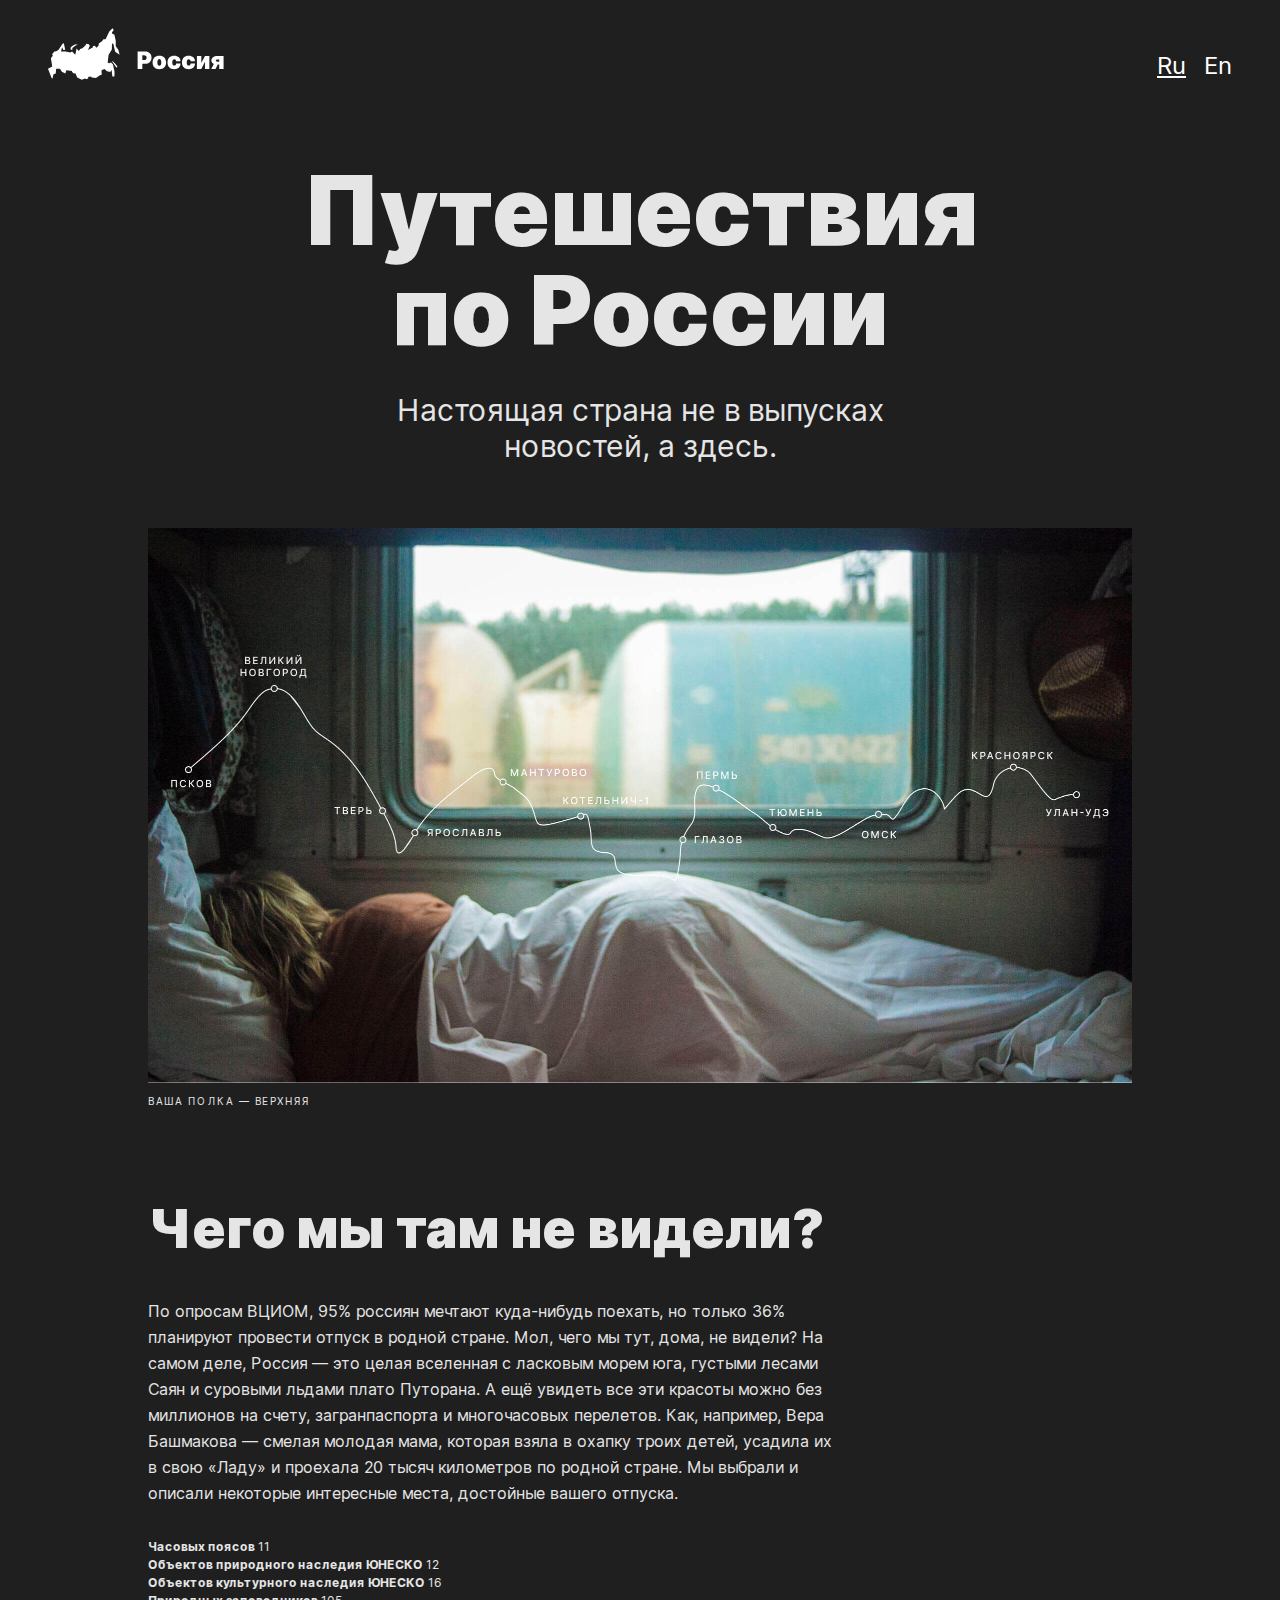
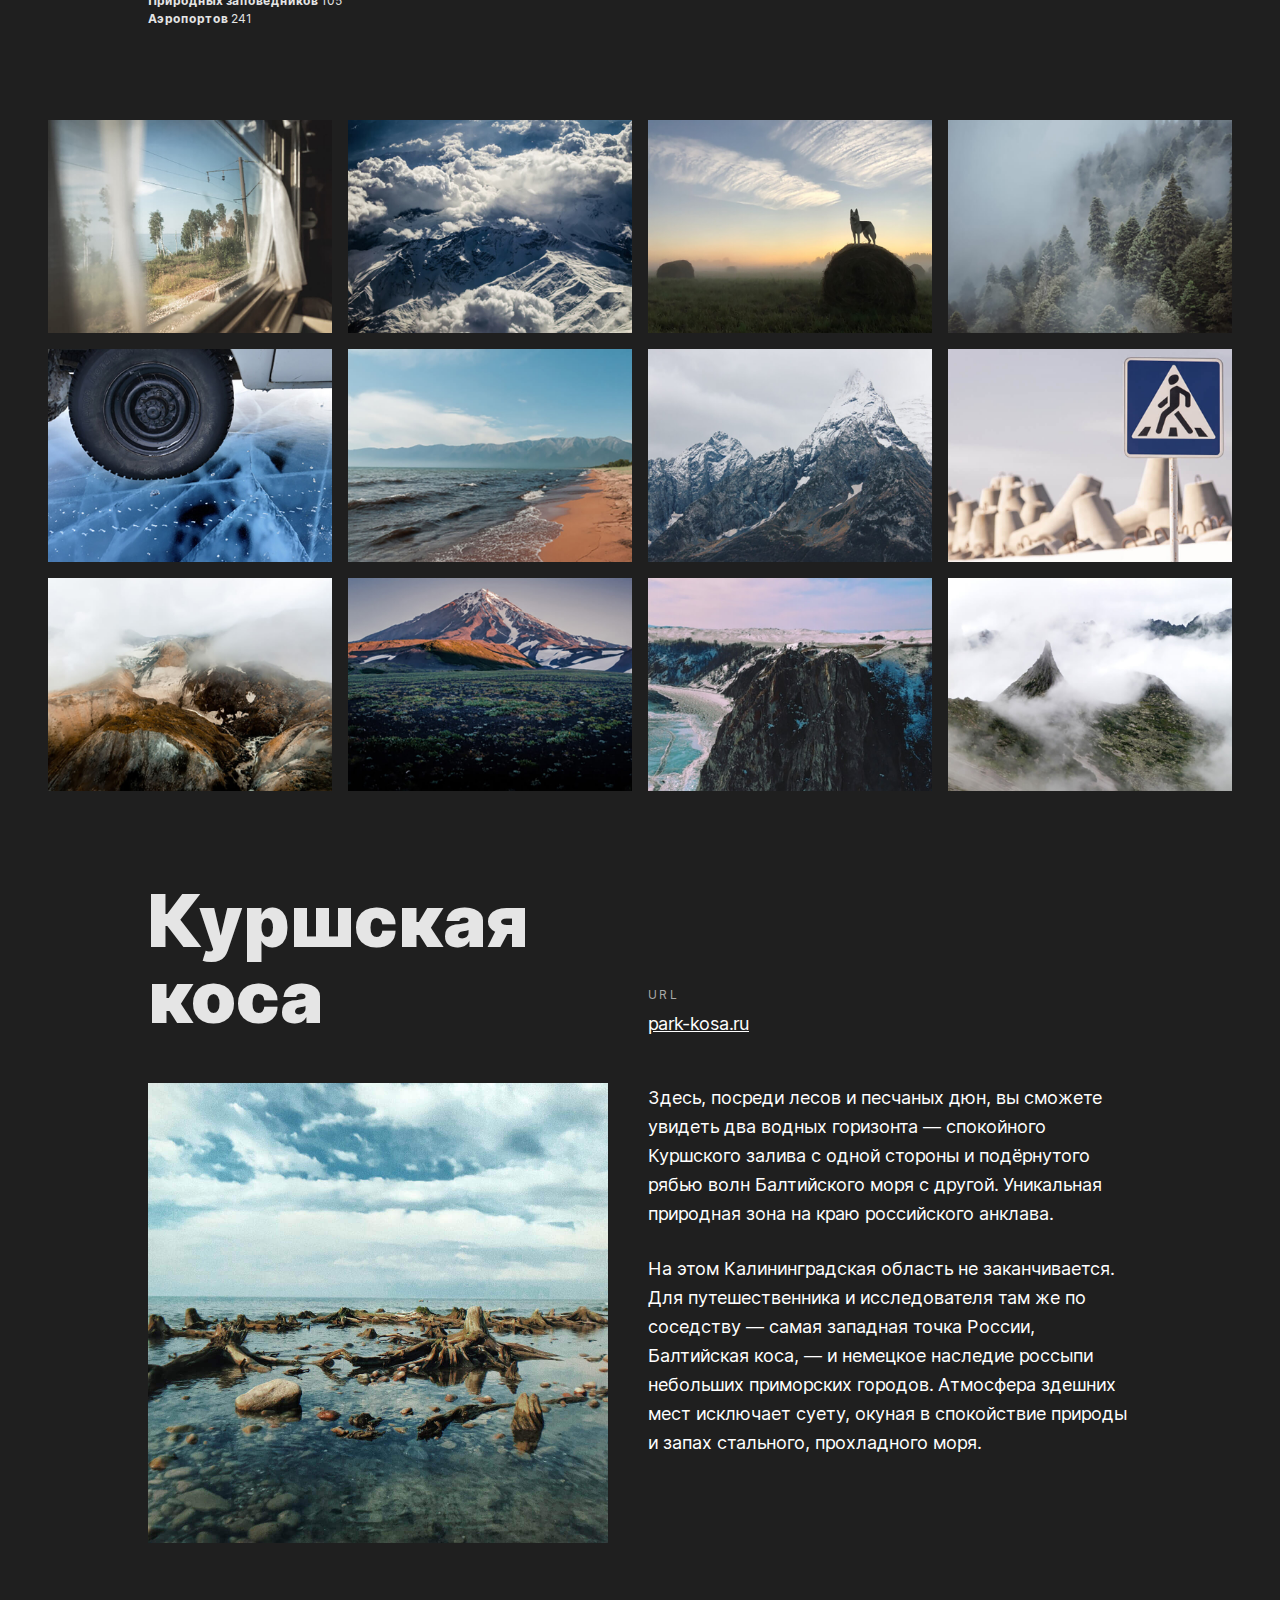
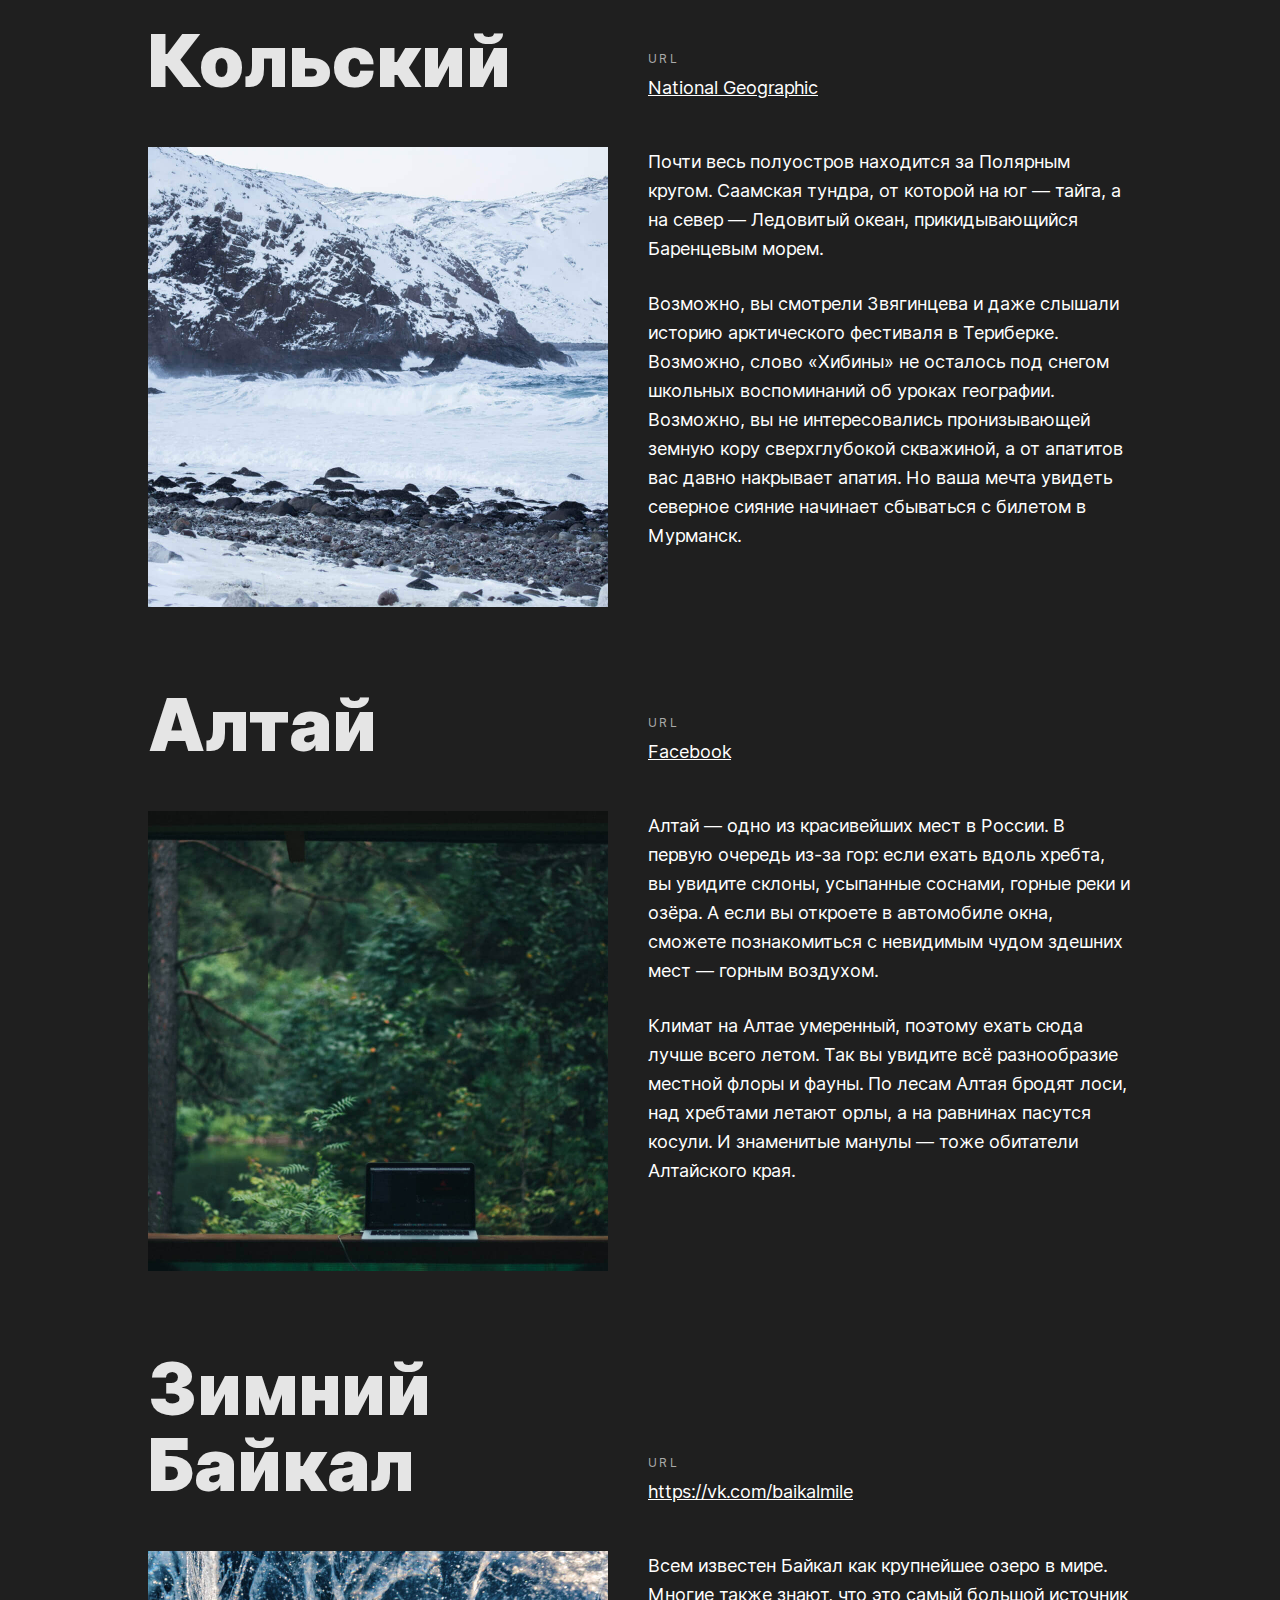
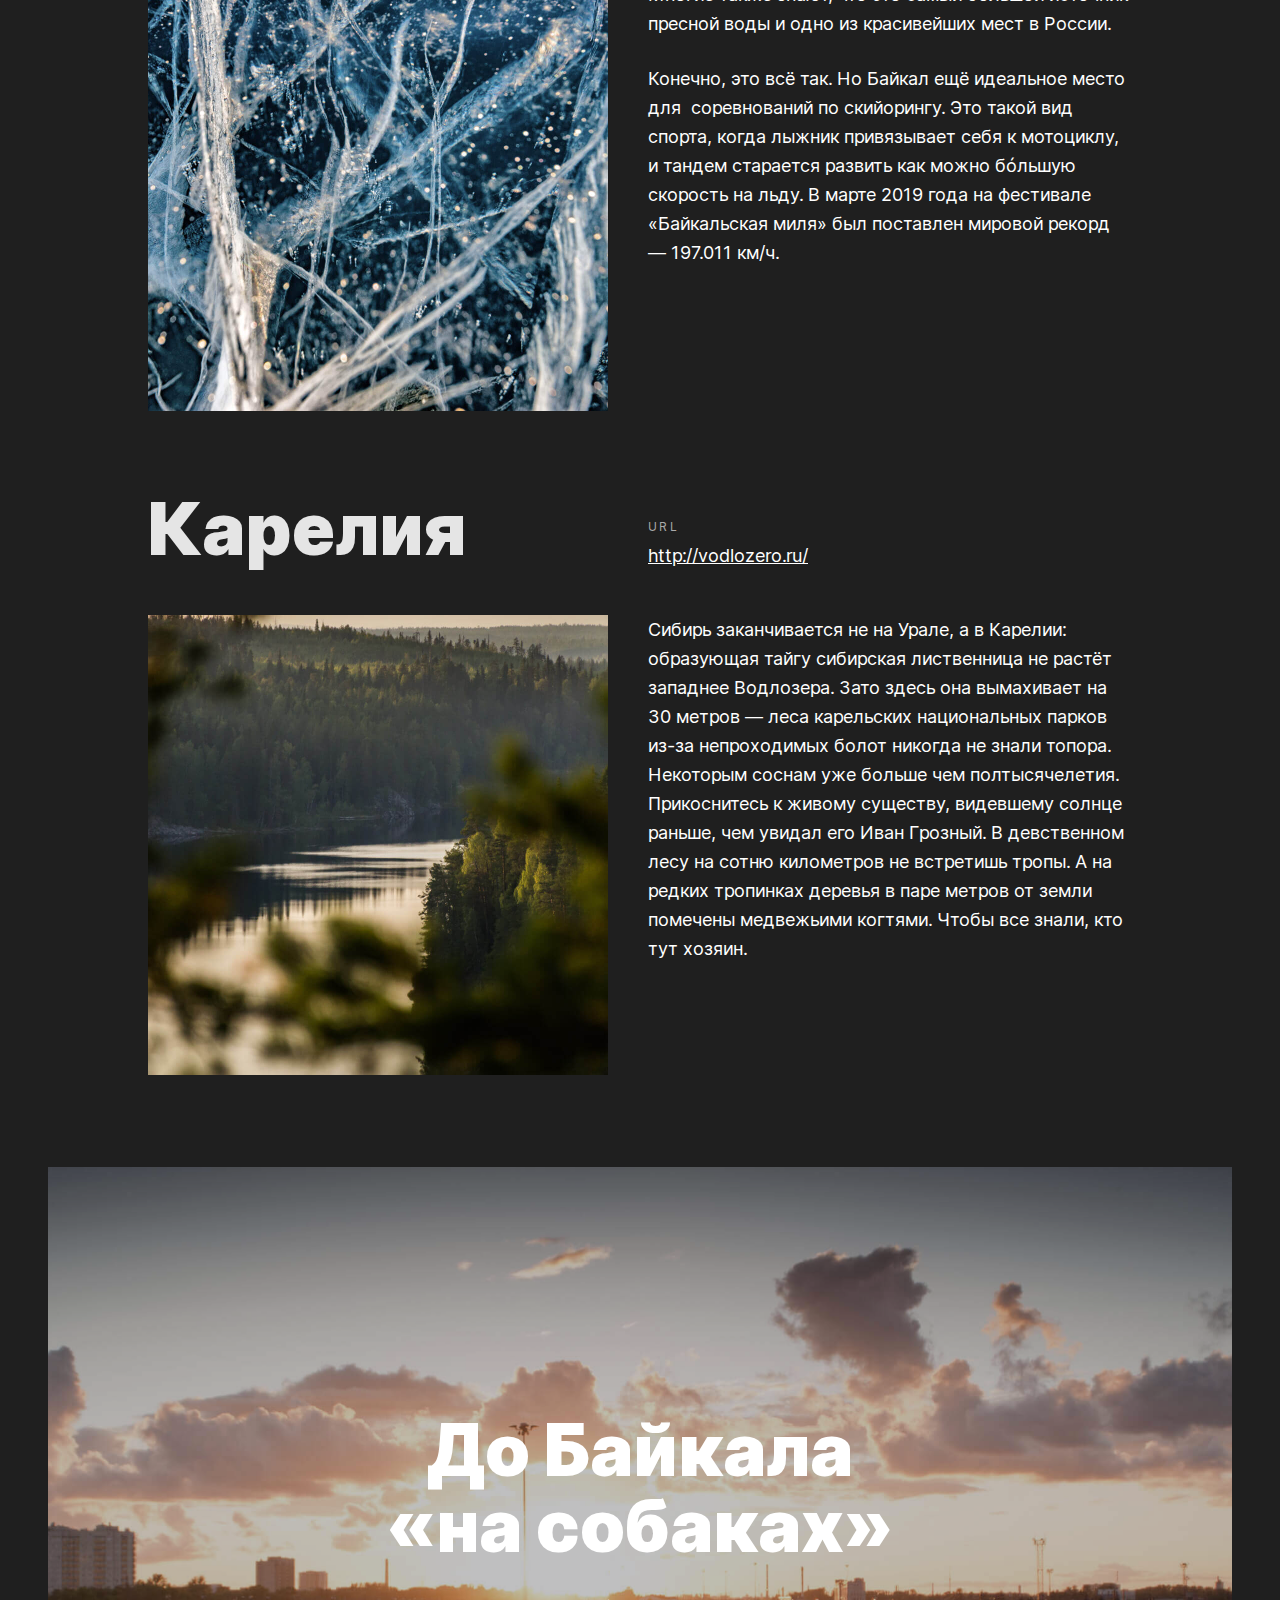
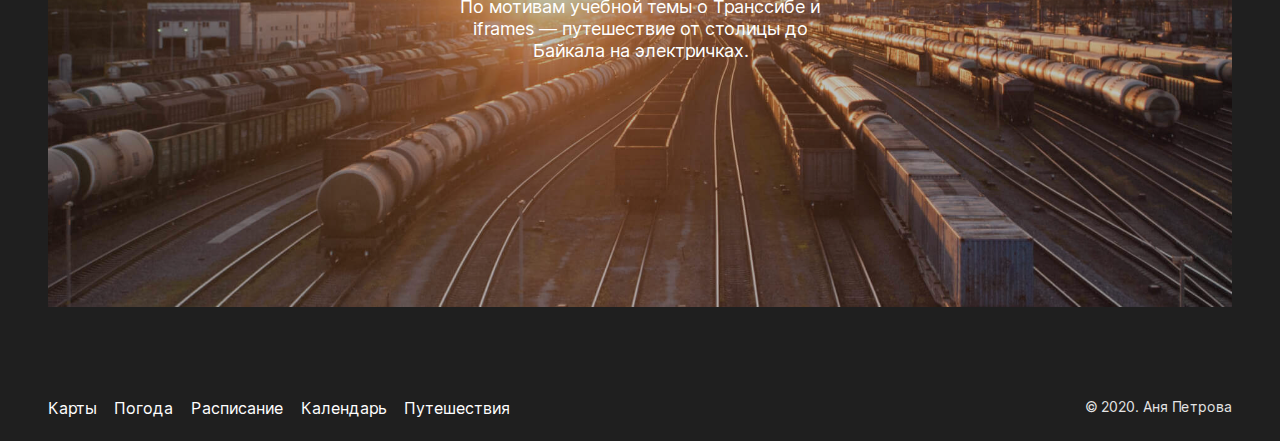
<file: index.html>
<!DOCTYPE html>
<html lang="ru">
<head>
    <meta charset="UTF-8">
    <meta name="viewport" content="width=device-width, initial-scale=1.0">
    <link rel="stylesheet" href="./pages/index.css">
    <title>Путешествие по России</title>
</head>
<body class="root">
    <header class="header">
        <img class="header__image" src = "images/header-logo.svg" alt = "Логотип">
        <ul class="header__lang-links">
            <li><a href ="#" class="header__lang-link header__lang-link_active">Ru</a></li>
            <li><a href ="#" class="header__lang-link">En</a></li>
        </ul>
    </header>
    <main>
        <section class="lead">
            <h1 class="lead__title">Путешествия по России</h1>
            <p class="lead__subtitle">Настоящая страна не в выпусках новостей, а здесь.</p>
            <img src="./images/lead-polka.jpg" alt="Девушка спит в поезде, отвернувшись к смотрящему спиной" class="lead__image">
            <p class="lead__caption">ваша полка — верхняя</p>
        </section>
        <section class="intro">
            <h2 class="intro__title">Чего мы там не видели?</h2>
            <p class="intro__text">По опросам ВЦИОМ, 95% россиян мечтают куда-нибудь поехать, но только 
                36% планируют провести отпуск в родной стране. Мол, чего мы тут, дома, не видели? На самом 
                деле, Россия — это целая вселенная с ласковым морем юга, густыми лесами Саян и суровыми льдами 
                плато Путорана. А ещё увидеть все эти красоты можно без миллионов на счету, загранпаспорта и 
                многочасовых перелетов. Как, например, Вера Башмакова — смелая молодая мама, которая взяла в 
                охапку троих детей, усадила их в свою «Ладу» и проехала 20 тысяч километров по родной стране. 
                Мы выбрали и описали некоторые интересные места, достойные вашего отпуска.</p>
            <ul class="intro__list">
                <li class="intro__item">Часовых поясов <span class="intro__number">11</span></li>
                <li class="intro__item">Объектов природного наследия ЮНЕСКО <span class="intro__number">12</span></li>
                <li class="intro__item">Объектов культурного наследия ЮНЕСКО <span class="intro__number">16</span></li>
                <li class="intro__item">Природных заповедников <span class="intro__number">105</span></li>
                <li class="intro__item">Аэропортов <span class="intro__number">241</span></li>
            </ul>
        </section>
        <section class="photo-grid">
            <img src="./images/photo-grid-train.jpg" alt="Окно поезда" class="photo-grid__image">
            <img src="./images/photo-grid-atharva-tulsi.jpg" alt="Заснеженные кавказские горы" class="photo-grid__image">
            <img src="./images/photo-grid-tuman.jpg" alt="Туман в поле" class="photo-grid__image">
            <img src="./images/photo-grid-sochi.jpg" alt="Сочи" class="photo-grid__image">
            <img src="./images/photo-grid-arisa.jpg" alt="Колесо машины на льду" class="photo-grid__image">
            <img src="./images/photo-grid-baikal.jpg" alt="Байкал" class="photo-grid__image">
            <img src="./images/photo-grid-elbrus.jpg" alt="Эльбрус" class="photo-grid__image">
            <img src="./images/photo-grid-kondratiev.jpg" alt="Дорожный знак" class="photo-grid__image">
            <img src="./images/photo-grid-kamchatka-1.jpg" alt="Горы Камчатки сверху" class="photo-grid__image">
            <img src="./images/photo-grid-kamchatka-2.jpg" alt="Гора на Камчатке" class="photo-grid__image">
            <img src="./images/photo-grid-baikal-2.jpg" alt="Байкал" class="photo-grid__image">
            <img src="./images/photo-grid-ergaki.jpg" alt="Горы в тумане" class="photo-grid__image">
        </section>
        <section class="places">
            <ul class="places__list">
                <li class="places__item">
                    <h2 class="places__title">Куршская коса</h2>
                    <img class="places__image" src="./images/place-kosa.jpg" alt="Куршская коса">
                    <div class="places__website">
                        <p class="places__url-heading">URL</p>
                        <a href="park-kosa.ru" class="places__link" target="_blank">park-kosa.ru</a>
                    </div>
                    <div class="places__text">
                        <p class="places__paragraph">Здесь, посреди лесов и песчаных дюн, вы сможете увидеть два 
                        водных горизонта — спокойного Куршского залива с одной стороны и подёрнутого рябью волн
                        Балтийского моря с другой. Уникальная природная зона на краю российского анклава.</p>
                        <p class="places__paragraph">На этом Калининградская область не заканчивается. Для 
                        путешественника и исследователя там же по соседству — самая западная точка России, 
                        Балтийская коса, — и немецкое наследие россыпи небольших приморских городов. Атмосфера 
                        здешних мест исключает суету, окуная в спокойствие природы и запах стального, 
                        прохладного моря.</p>
                    </div>
                </li>
                <li class="places__item">
                    <h2 class="places__title">Кольский</h2>
                    <img class="places__image" src="./images/place-kolsky.jpg" alt="Кольский">
                    <div class="places__website">
                        <p class="places__url-heading">URL</p>
                        <a href="https://yourshot.nationalgeographic.com/photos/?keywords=kolskiy" class="places__link" target="_blank">National Geographic</a>
                    </div>
                    <div class="places__text">
                        <p class="places__paragraph">Почти весь полуостров находится за Полярным кругом. 
                        Саамская тундра, от которой на юг — тайга, а на север — Ледовитый океан, 
                        прикидывающийся Баренцевым морем.</p>
                        <p class="places__paragraph">Возможно, вы смотрели Звягинцева и даже слышали историю 
                        арктического фестиваля в Териберке. Возможно, слово «Хибины» не осталось под снегом 
                        школьных воспоминаний об уроках географии. Возможно, вы не интересовались пронизывающей 
                        земную кору сверхглубокой скважиной, а от апатитов вас давно накрывает апатия. Но ваша 
                        мечта увидеть северное сияние начинает сбываться с билетом
                        в Мурманск.</p>
                    </div>
                </li>
                <li class="places__item">
                    <h2 class="places__title">Алтай</h2>
                    <img class="places__image" src="./images/place-altai.jpg" alt="Алтай">
                    <div class="places__website">
                        <p class="places__url-heading">URL</p>
                        <a href="https://www.facebook.com/vera.bashmakova/posts/10156011613718822" class="places__link" target="_blank">Facebook</a>
                    </div>
                    <div class="places__text">
                        <p class="places__paragraph">Алтай — одно из красивейших мест в России. В первую очередь 
                        из-за гор: если ехать вдоль хребта, вы увидите склоны, усыпанные соснами, горные реки 
                        и озёра. А если вы откроете в автомобиле окна, сможете познакомиться с невидимым чудом 
                        здешних мест — горным воздухом.</p>
                        <p class="places__paragraph">Климат на Алтае умеренный, поэтому ехать сюда лучше всего 
                        летом. Так вы увидите всё разнообразие местной флоры и фауны. По лесам Алтая бродят 
                        лоси, над хребтами летают орлы, а на равнинах пасутся косули. И знаменитые манулы — 
                        тоже обитатели Алтайского края.</p>
                    </div>
                </li>
                <li class="places__item">
                    <h2 class="places__title">Зимний Байкал</h2>
                    <img class="places__image" src="./images/place-winter-baikal.jpg" alt="Зимний Байкал">
                    <div class="places__website">
                        <p class="places__url-heading">URL</p>
                        <a href="https://vk.com/baikalmile" class="places__link" target="_blank">https://vk.com/baikalmile</a>
                    </div>
                    <div class="places__text">
                        <p class="places__paragraph">Всем известен Байкал как крупнейшее озеро в мире. Многие 
                        также знают, что это самый большой источник пресной воды и одно из красивейших мест 
                        в России.</p>
                        <p class="places__paragraph">Конечно, это всё так. Но Байкал ещё идеальное место для 
                        соревнований по скийорингу. Это такой вид спорта, когда лыжник привязывает себя 
                        к мотоциклу, и тандем старается развить как можно бóльшую скорость на льду. 
                        В марте 2019 года на фестивале «Байкальская миля» был поставлен 
                        мировой рекорд — 197.011 км/ч.</p>
                    </div>
                </li>
                <li class="places__item">
                    <h2 class="places__title">Карелия</h2>
                    <img class="places__image" src="./images/place-karelia.jpg" alt="Карелия">
                    <div class="places__website">
                        <p class="places__url-heading">URL</p>
                        <a href="http://vodlozero.ru/" class="places__link" target="_blank">http://vodlozero.ru/</a>
                    </div>
                    <p class="places__paragraph">Сибирь заканчивается не на Урале, а в Карелии: образующая 
                        тайгу сибирская лиственница не растёт западнее Водлозера. Зато здесь она вымахивает 
                        на 30 метров — леса карельских национальных парков из-за непроходимых болот никогда 
                        не знали топора. Некоторым соснам уже больше чем полтысячелетия. Прикоснитесь к живому 
                        существу, видевшему солнце раньше, чем увидал его Иван Грозный. В девственном лесу на сотню километров не встретишь тропы. А на редких тропинках деревья 
                        в паре метров от земли помечены медвежьими когтями. Чтобы все знали, кто тут хозяин.</p>
                </li>
            </ul>
        </section>
        <section class="cover">
            <a href = "https://stampsy.com/na-elektrichkakh-do-baikala" class="cover__overlay" target="_blank">
                <h2 class="cover__title">До Байкала «на собаках»</h2>
                <p class="cover__subtitle">По мотивам учебной темы о Транссибе и iframes — путешествие от 
                столицы до Байкала на электричках.</p>
            </a>
        </section>
    </main>
    <footer class="footer">
        <nav>
            <ul class = "footer__links">
                <li><a href="https://yandex.ru/maps" class="footer__link" target="_blank">Карты</a></li>
                <li><a href="https://yandex.ru/pogoda" class="footer__link" target="_blank">Погода</a></li>
                <li><a href="https://rasp.yandex.ru" class="footer__link" target="_blank">Расписание</a></li>
                <li><a href="https://calendar.yandex.ru" class="footer__link" target="_blank">Календарь</a></li>
                <li><a href="https://travel.yandex.ru" class="footer__link" target="_blank">Путешествия</a></li>
            </ul>
        </nav>
        <p class = "footer__copyright">&copy; 2020. Аня Петрова</p>
    </footer>
</body>
</html>
</file>
<file: pages/index.css>
@import url(../vendor/normalize.css);

@import url(../pages/font.css);

@import url(../blocks/root/root.css);

@import url(../blocks/header/header.css);
@import url(../blocks/header/__image/header__image.css);
@import url(../blocks/header/__lang-links/header__lang-links.css);
@import url(../blocks/header/__lang-link/header__lang-link.css);
@import url(../blocks/header/__lang-link/_active/header__lang-link_active.css);

@import url(../blocks/lead/lead.css);
@import url(../blocks/lead/__title/lead__title.css);
@import url(../blocks/lead/__subtitle/lead__subtitle.css);
@import url(../blocks/lead/__image/lead__image.css);
@import url(../blocks/lead/__caption/lead__caption.css);

@import url(../blocks/intro/intro.css);
@import url(../blocks/intro/__title/intro__title.css);
@import url(../blocks/intro/__text/intro__text.css);
@import url(../blocks/intro/__list/intro__list.css);
@import url(../blocks/intro/__number/intro__number.css);

@import url(../blocks/photo-grid/photo-grid.css);
@import url(../blocks/photo-grid/__image/photo-grid__image.css);

@import url(../blocks/places/places.css);
@import url(../blocks/places/__list/places__list.css);
@import url(../blocks/places/__item/places__item.css);
@import url(../blocks/places/__title/places__title.css);
@import url(../blocks/places/__image/places__image.css);
@import url(../blocks/places/__website/places__website.css);
@import url(../blocks/places/__url-heading/places__url-heading.css);
@import url(../blocks/places/__link/places__link.css);
@import url(../blocks/places/__paragraph/places__paragraph.css);

@import url(../blocks/cover/cover.css);
@import url(../blocks/cover/__overlay/cover__overlay.css);
@import url(../blocks/cover/__title/cover__title.css);
@import url(../blocks/cover/__subtitle/cover__subtitle.css);

@import url(../blocks/footer/footer.css);
@import url(../blocks/footer/__links/footer__links.css);
@import url(../blocks/footer/__link/footer__link.css);
@import url(../blocks/footer/__copyright/footer__copyright.css);
</file>
